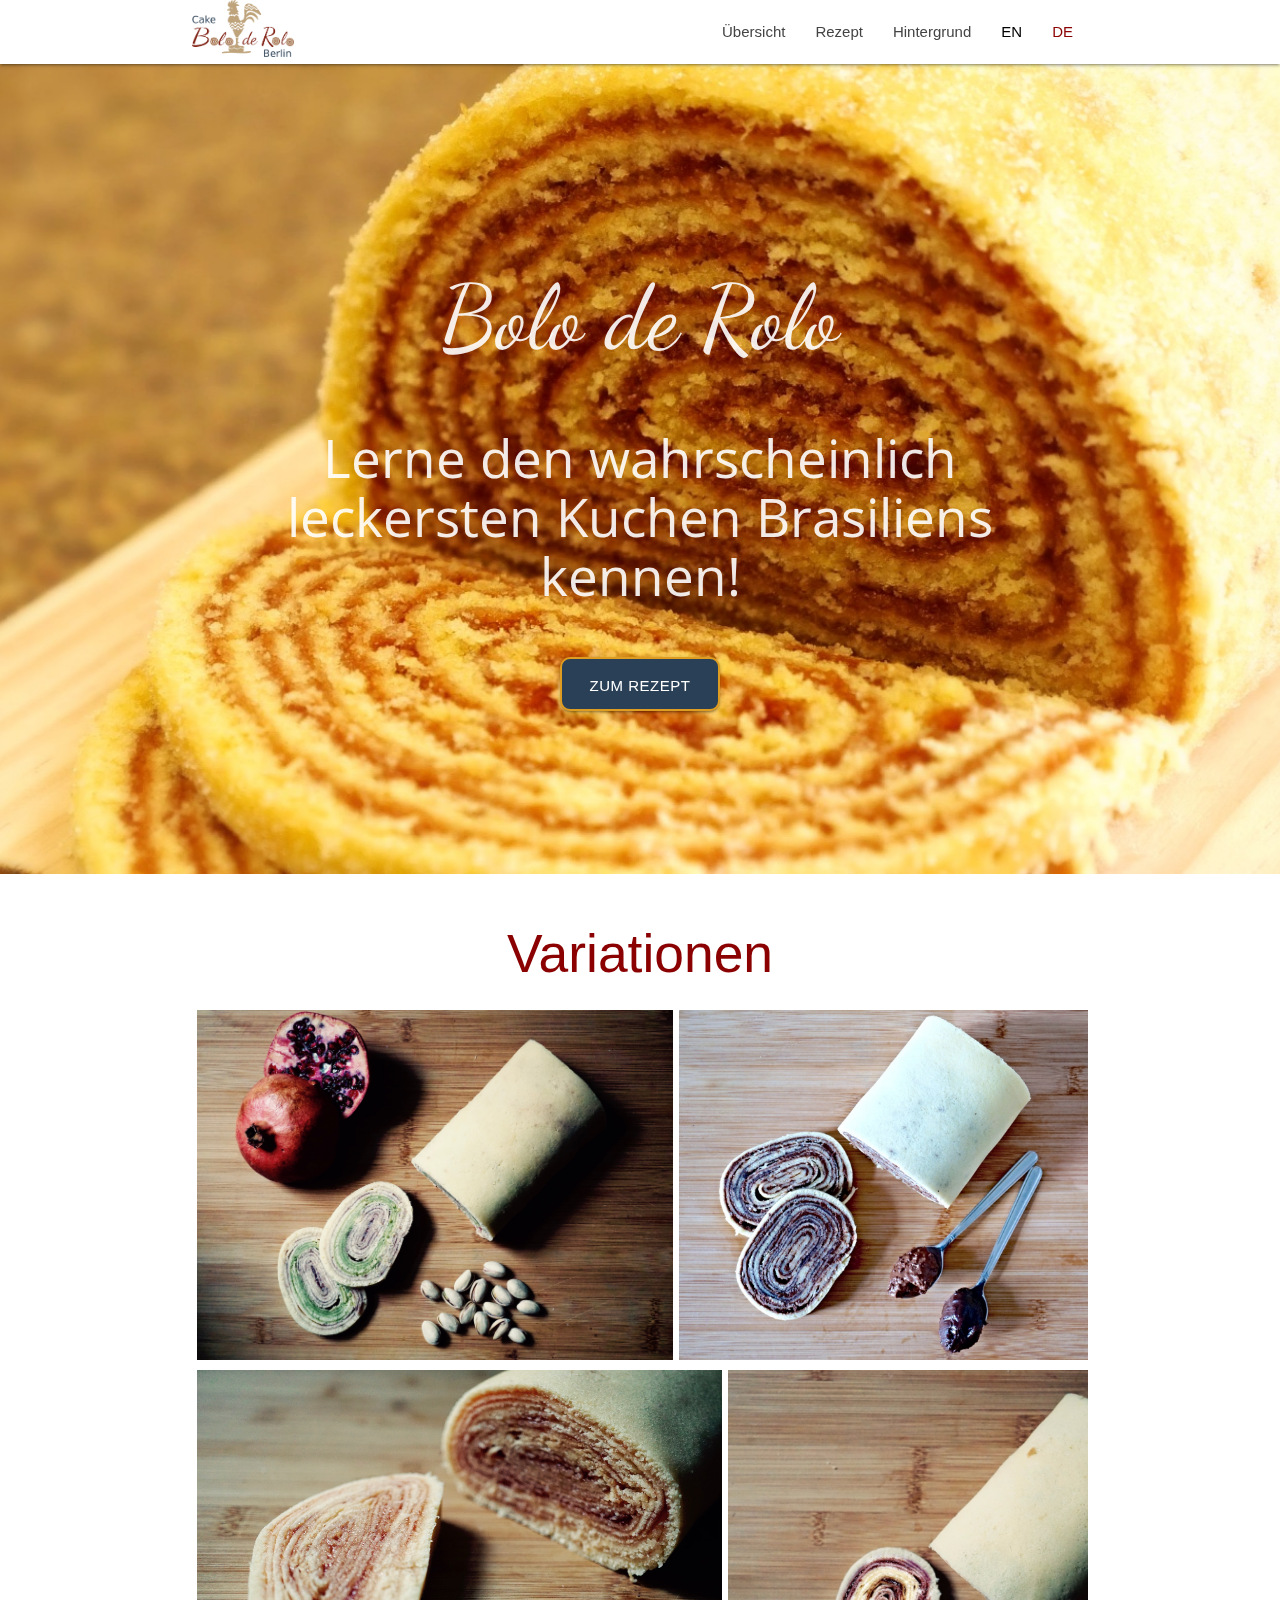
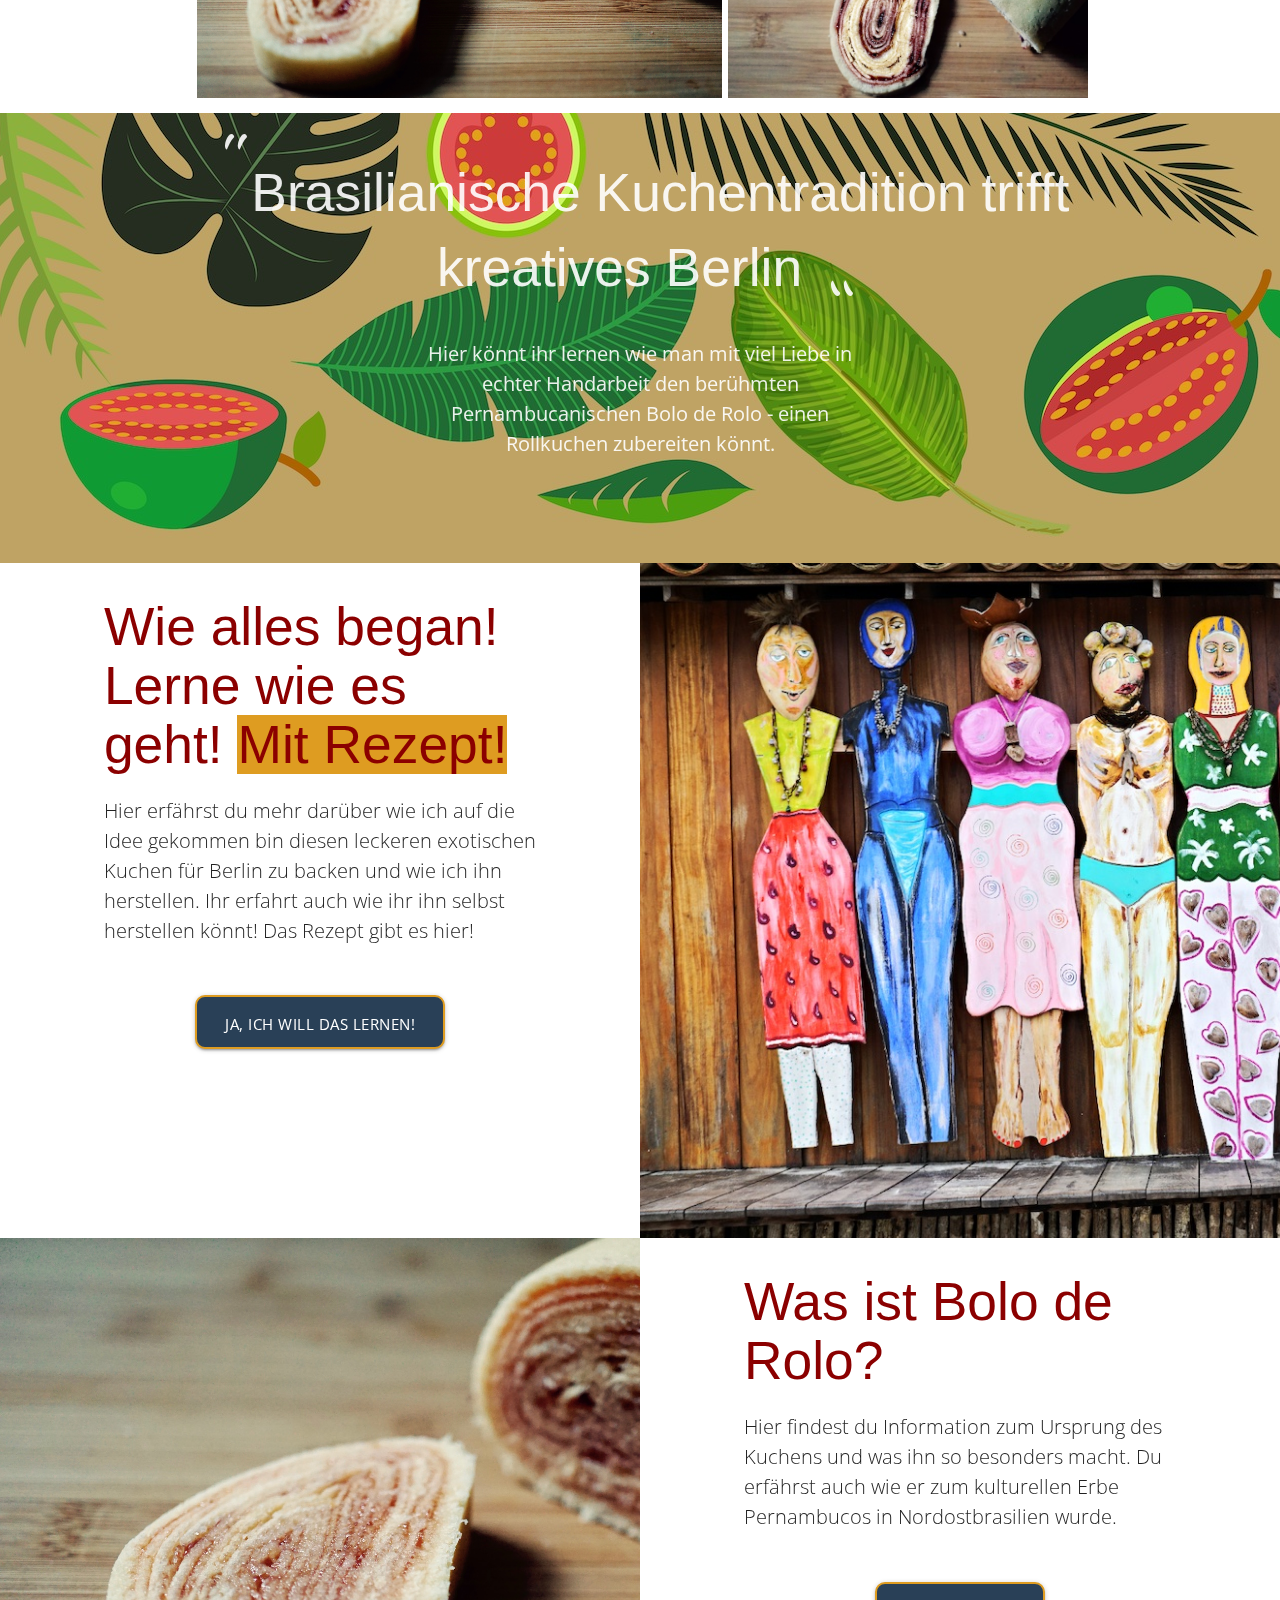
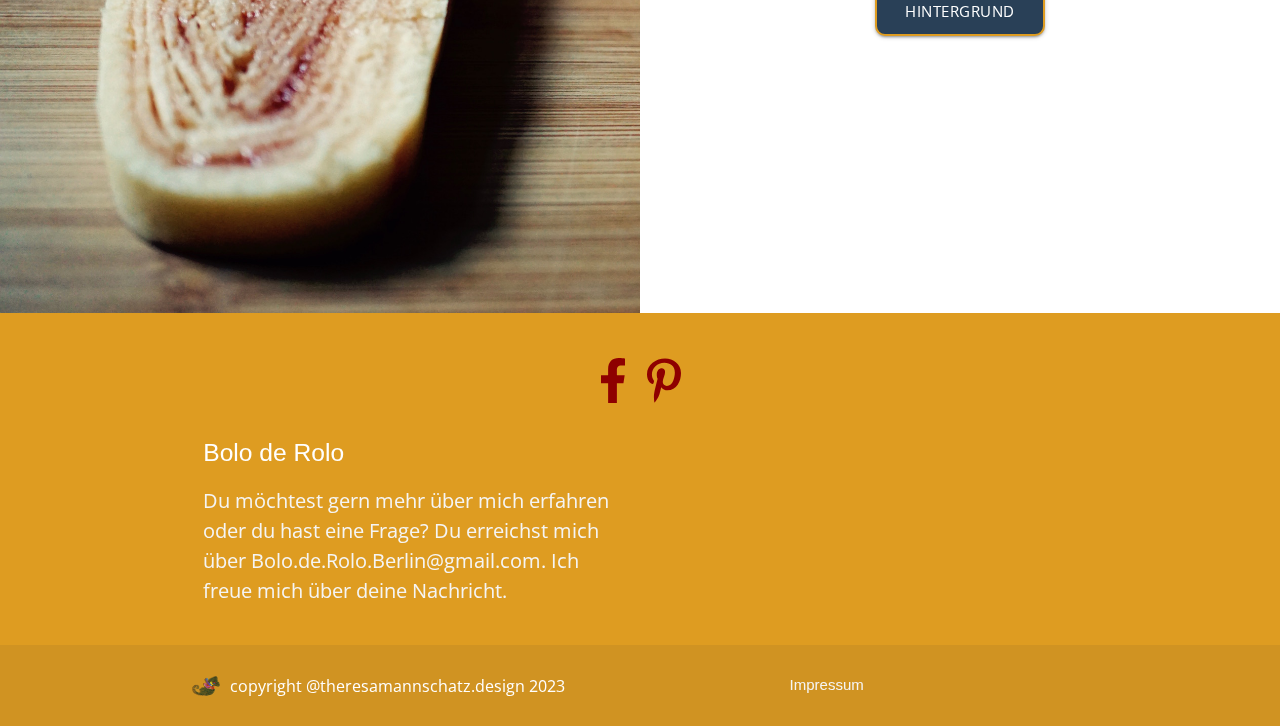
<file: index.html>
<!DOCTYPE html>
<html lang="de">
<head>
  <meta http-equiv="Content-Type" content="text/html; charset=UTF-8"/>
  <meta name="viewport" content="width=device-width, initial-scale=1"/>
  <title lng-tag="page-title">Bolo de Rolo - Brasilianischer Kuchen</title>

  <!-- Favicons -->
  <link rel="apple-touch-icon" sizes="57x57" href="apple-icon-57x57.png">
  <link rel="apple-touch-icon" sizes="60x60" href="apple-icon-60x60.png">
  <link rel="apple-touch-icon" sizes="72x72" href="apple-icon-72x72.png">
  <link rel="apple-touch-icon" sizes="76x76" href="apple-icon-76x76.png">
  <link rel="apple-touch-icon" sizes="114x114" href="apple-icon-114x114.png">
  <link rel="apple-touch-icon" sizes="120x120" href="apple-icon-120x120.png">
  <link rel="apple-touch-icon" sizes="144x144" href="apple-icon-144x144.png">
  <link rel="apple-touch-icon" sizes="152x152" href="apple-icon-152x152.png">
  <link rel="apple-touch-icon" sizes="180x180" href="apple-icon-180x180.png">
  <link rel="icon" type="image/png" sizes="192x192"  href="android-icon-192x192.png">
  <link rel="icon" type="image/png" sizes="32x32" href="favicon-32x32.png">
  <link rel="icon" type="image/png" sizes="96x96" href="favicon-96x96.png">
  <link rel="icon" type="image/png" sizes="16x16" href="favicon-16x16.png">
  <link rel="manifest" href="manifest.json">
  <meta name="msapplication-TileColor" content="#ffffff">
  <meta name="msapplication-TileImage" content="ms-icon-144x144.png">
  <meta name="theme-color" content="#ffffff">

  <!-- Fonts -->
  <link rel="preconnect" href="https://fonts.googleapis.com">
  <link rel="preconnect" href="https://fonts.gstatic.com" crossorigin>
  <link href="https://fonts.googleapis.com/css2?family=Caveat&family=Dancing+Script&family=Open+Sans:wght@300&family=Parisienne&display=swap" rel="stylesheet">

  <!-- CSS  -->
  <link href="https://fonts.googleapis.com/icon?family=Material+Icons" rel="stylesheet">
  <link href="css/materialize.css" type="text/css" rel="stylesheet" media="screen,projection"/>
  <link href="css/style.css" type="text/css" rel="stylesheet" media="screen,projection"/>
  <!-- Google tag (gtag.js) -->
  <script async src="https://www.googletagmanager.com/gtag/js?id=G-RSWEXQM7FS"></script>
  <script>
    window.dataLayer = window.dataLayer || [];
    function gtag(){dataLayer.push(arguments);}
    gtag('js', new Date());

    gtag('config', 'G-RSWEXQM7FS');
  </script>
</head>
<body>
  <!-- set language when entering the page -->
  <body id="page-top" onload="translate('de','lng-tag')">
  <!-- start navigation -->
  <nav class="white" role="navigation">
    <div class="nav-wrapper container">
      <a id="logo-container" href="index.html" class="brand-logo">
        <img src="images/logo.png" alt="bolo de rolo brand logo ">
      </a>
      <ul class="right hide-on-med-and-down">
        <li><a href="index.html" lng-tag="home">Übersicht</a></li>
        <li><a href="recipe/index.html" lng-tag="recipe">Rezept</a></li>
        <li><a href="background/index.html" lng-tag="background">Hintergrund</a></li>
        <!-- todo: style and add to other pages -->
        <li><a href="javascript:void(0)" class="enTranslator">EN</a></li>
        <li><a href="javascript:void(0)" class="deTranslator">DE</a></li>
      </ul>

      <ul id="nav-mobile" class="sidenav">
        <li><a href="index.html" lng-tag="home">Übersicht</a></li>
        <li><a href="recipe/index.html" lng-tag="recipe">Rezept</a></li>
        <li><a href="background/index.html" lng-tag="background">Hintergrund</a></li>
        <!-- todo: style and add to other pages -->
        <li><a href="javascript:void(0)" class="enTranslator">EN</a></li>
        <li><a href="javascript:void(0)" class="deTranslator">DE</a></li>
      </ul>
      <a href="#" data-target="nav-mobile" class="sidenav-trigger"><i class="material-icons">menu</i></a>
    </div>
  </nav>

  <div id="index-banner" class="parallax-container">
    <div class="no-pad-bot" id="hero-image-section">
      <div class="container">
        <div id="hero-text-wrapper">
          <h1 id="hero-title">Bolo de Rolo</h1>
          <h2 id="hero-subtitle" lng-tag="hero-subtitle">Lerne den wahrscheinlich leckersten Kuchen Brasiliens kennen!</h2>
          <a href="recipe/index.html" class="btn-large waves-effect waves-light custom-button" lng-tag="to-recipe-button">Zum Rezept</a>
        </div>
      </div>
    </div>
    <div class="parallax"><img src="images/bolo-hero-image.jpg" alt="bolo de rolo hero background image"></div>
  </div>


  <div class="container">
    <div class="section">
      <!--   Variations Section with image slider   -->
      <h2 class="center section-header" lng-tag="variations">Variationen</h2>
      <div class="image-slider-wrapper">
        <div class="image-row">
          <div class="imagegroup" style="border:2px solid white">
            <img src="images/products/granatapfel-pistazie.jpeg" alt="granatapfel-pistazie cake">
            <img src="images/products/schoko-caramel.jpeg" alt="schoko-caramel cake">
            <img src="images/products/schoko-erdbeer.jpeg" alt="schoko-erdbeer cake">
            <img src="images/products/zitrone-ingwer.jpeg" alt="zitrone-ingwer cake">
            <img src="images/products/goiaba.jpeg" alt="goiaba-bolo">
          </div>
       </div>
       <div class="image-row">
        <div class="imagegroup" style="border:2px solid white">
          <img src="images/products/goiaba.jpeg" alt="goiaba-bolo">
          <img src="images/products/kirsch-mandel.jpeg" alt="kirsch-mandel cake">
          <img src="images/products/maracuja-kokos.jpeg" alt="maracuja-kokos cake">
          <img src="images/products/papaya2.jpeg" alt="papaya cake">
          <img src="images/products/schoko-erdbeer.jpeg" alt="schoko-erdbeer cake">
        </div>
     </div>
      </div>
    </div>
  </div>


  <div class="parallax-container">
    <div class="no-pad-bot">
      <div class="container">
        <div class="row center">
          <h2 class="header col s12 light" lng-tag="sub-section-header"><span class="quotes">"</span> Brasilianische Kuchentradition trifft kreatives Berlin <span class="quotes end-quote">"</span></h2>
          <p class="col m6 s12 offset-m3" lng-tag="sub-section-sub-header"> Hier könnt ihr lernen wie man mit viel Liebe in echter Handarbeit den berühmten Pernambucanischen Bolo de Rolo - einen Rollkuchen zubereiten könnt.</p>
        </div>
      </div>
    </div>
    <div class="parallax" id="#leaves-background"><img src="images/leaves-background-image.jpg" alt="background image with tropical leaves"></div>
  </div>

  <div class="section small-section no-pad-bot no-pad-top">
    <div class="row">
      <div class="col s12 m6">
        <div class="container">
          <h2 class="mdi-content-send section-header" lng-tag="title-how-all-began">Wie alles began! Lerne wie es geht! <span class="text-highlight">Mit Rezept!</span></h1>
          <p class="left-align light" lng-tag="more-about-cake">Hier erfährst du mehr darüber wie ich auf die Idee gekommen bin diesen leckeren exotischen Kuchen für Berlin zu backen und wie ich ihn herstellen. Ihr erfahrt auch wie ihr ihn selbst herstellen könnt! Das Rezept gibt es hier!</h2>
          <p class="center"><a href="recipe/index.html" class="btn-large waves-effect waves-light custom-button" lng-tag="i-want-to-learn">Ich will das lernen!</a></p>
        </div>
      </div>
      <div class="col m6 s12 half-page-images" id="figures-background"></div>
    </div>
  </div>

  <div class="section small-section no-pad-bot no-pad-top">
    <div class="row">
      <div class="col m6 half-page-images desktop-only" id="boloderolo-background"></div>
      <div class="col m6 s12">
        <div class="container">
          <h2 class="mdi-content-send section-header" lng-tag="what-is">Was ist Bolo de Rolo?</span></h1>
          <p class="left-align light" lng-tag="info">Hier findet ihr Information zum Ursprung des Kuchens und was ihn so besonders macht. Ihr erfahrt auch wie er zum kulturellen Erbe Pernambucos in Nordostbrasilien wurde.</h2>
          <p class="center">
            <a href="../background/index.html" class="btn-large waves-effect waves-light custom-button" lng-tag="background-btn">Hintergrund</a>
          </p>
        </div>
      </div>
      <div class="col s12 half-page-images mobile-only" id="boloderolo-background"></div>
    </div>
  </div>

  <footer class="page-footer no-pad-top">
    <!-- Social media -->
    <div class="section no-pad-bot social-media-background">
      <div class="container">
        <div class="row center social-media-icons">
          <a href="https://www.facebook.com/boloderoloberlin/"><img src="images/facebook-f.svg"></a>
          <a href="https://br.pinterest.com/rese_m/bolo-de-rolo-berlin/"><img src="images/pinterest-p.svg"></a>
        </div>
      </div>
    </div>
    <div class="container">
      <div class="row">
        <div class="col l6 s12">
          <h5 class="white-text">Bolo de Rolo</h5>
          <p class="grey-text text-lighten-4" lng-tag="more-info-footer">Du möchtest gern mehr über mich erfahren oder du hast eine Frage? Du erreichst mich über Bolo.de.Rolo.Berlin@gmail.com. Ich freue mich über deine Nachricht.</p>
        </div>
      </div>
    </div>
    <div class="footer-copyright">
      <div class="container">
        <div class="footer-wrapper">
          <a class="copyright-wrapper" href="https://theresamannschatz.design">
            <img class="brand-figure" id="chamaeleon-footer-brand" src="images/chamaeleon.png" alt="chamaleon-symbol-footer">
            <p>copyright @theresamannschatz.design 2023</p>
          </a>
          <a class="grey-text text-lighten-4" href="../imprint/index.html" lng-tag="imprint">Impressum</a>
          <!-- analytics tracker -->
          <!-- Begin Web-Stat code v 7.0 -->
          <div class="stats-wrapper">
            <span id="wts2130360"></span>
            <script>var wts=document.createElement('script');wts.async=true;
            wts.src='https://app.ardalio.com/log7.js';document.head.appendChild(wts);
            wts.onload = function(){ wtslog7(2130360,5); };
            </script><noscript><a href="https://www.web-stat.com">
            <img src="https://app.ardalio.com/7/5/2130360.png"
            alt="Web-Stat web statistics"></a></noscript>
          </div>
          <!-- End Web-Stat code v 7.0 -->
        </div>
      </div>
    </div>
  </footer>


  <!--  Scripts-->
  <!-- jquery -->
  <script src="https://code.jquery.com/jquery-2.1.1.min.js"></script>
  <!-- materialize -->
  <script src="js/materialize.js"></script>
  <script src="js/init.js"></script>
  <!-- translation scripts -->
  <script src="js/translate.js"></script>
  <script src="js/index.js"></script>
  </body>
</html>
</file>
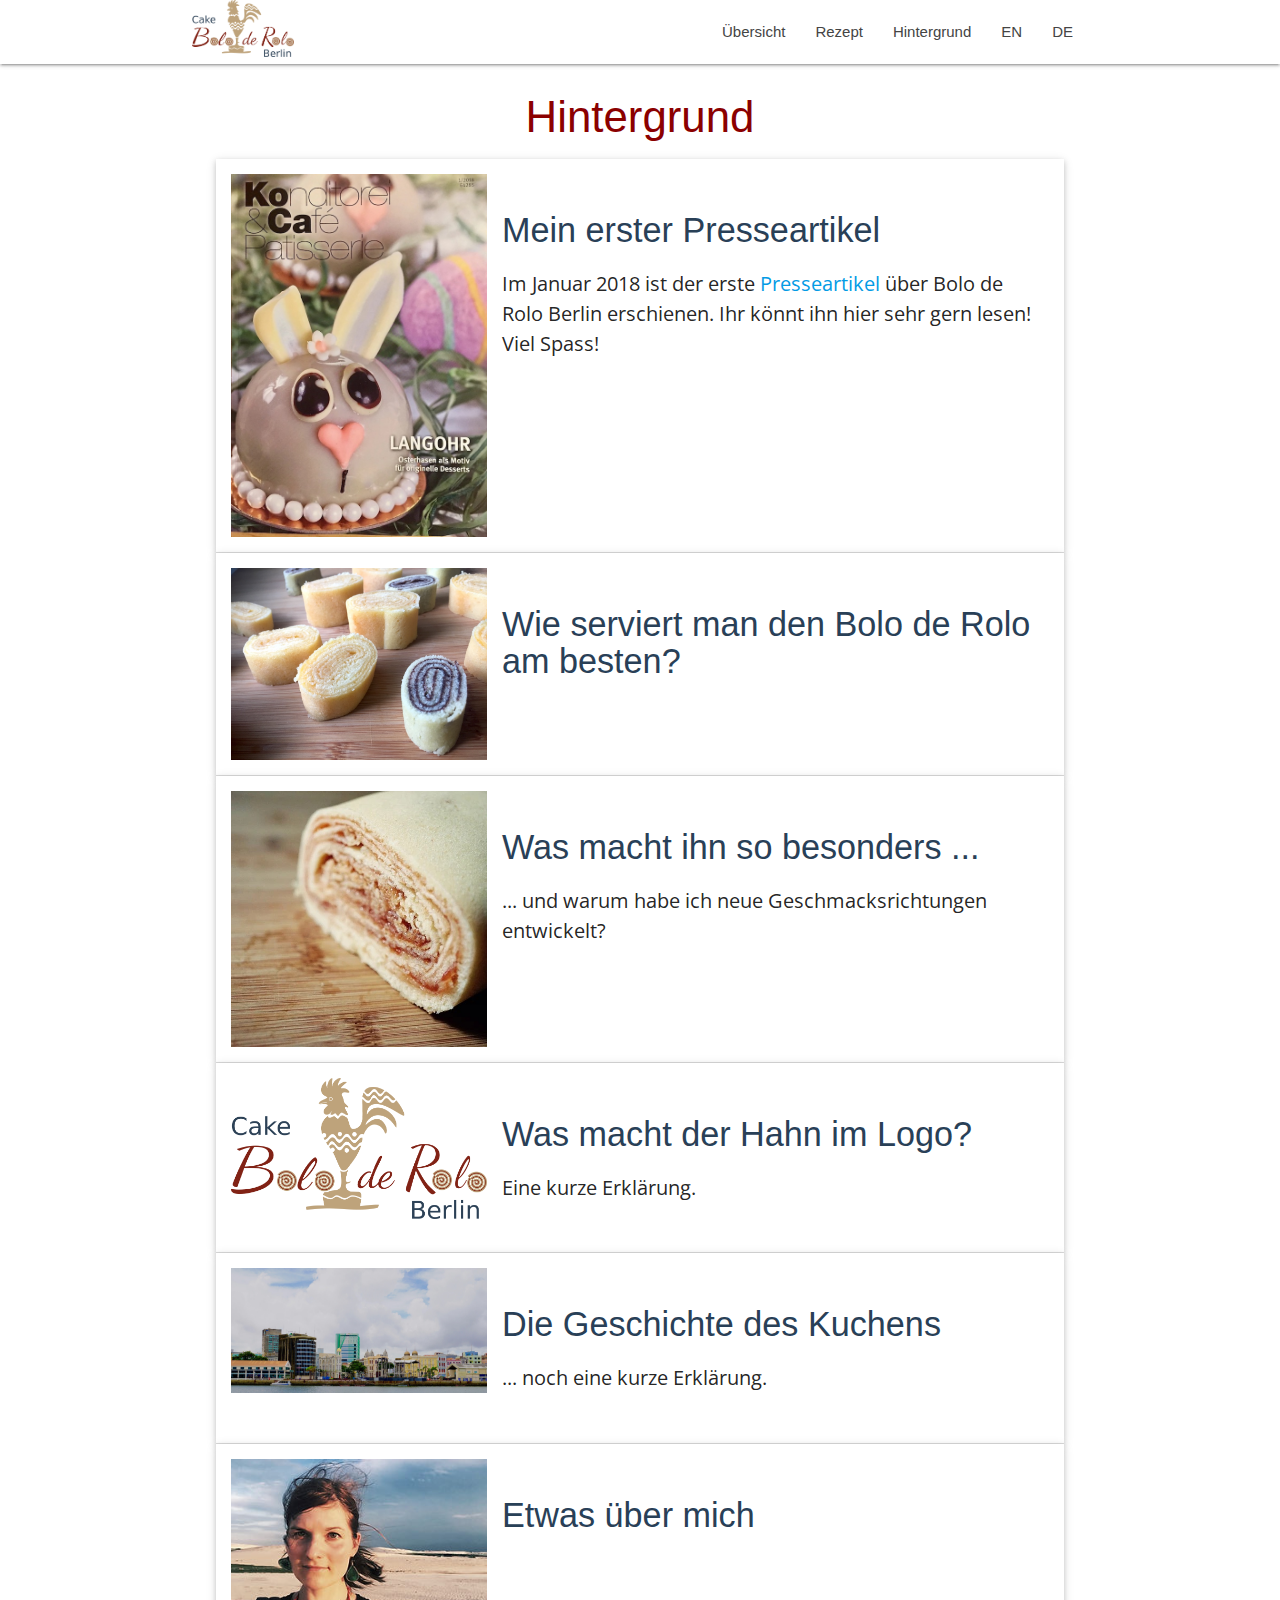
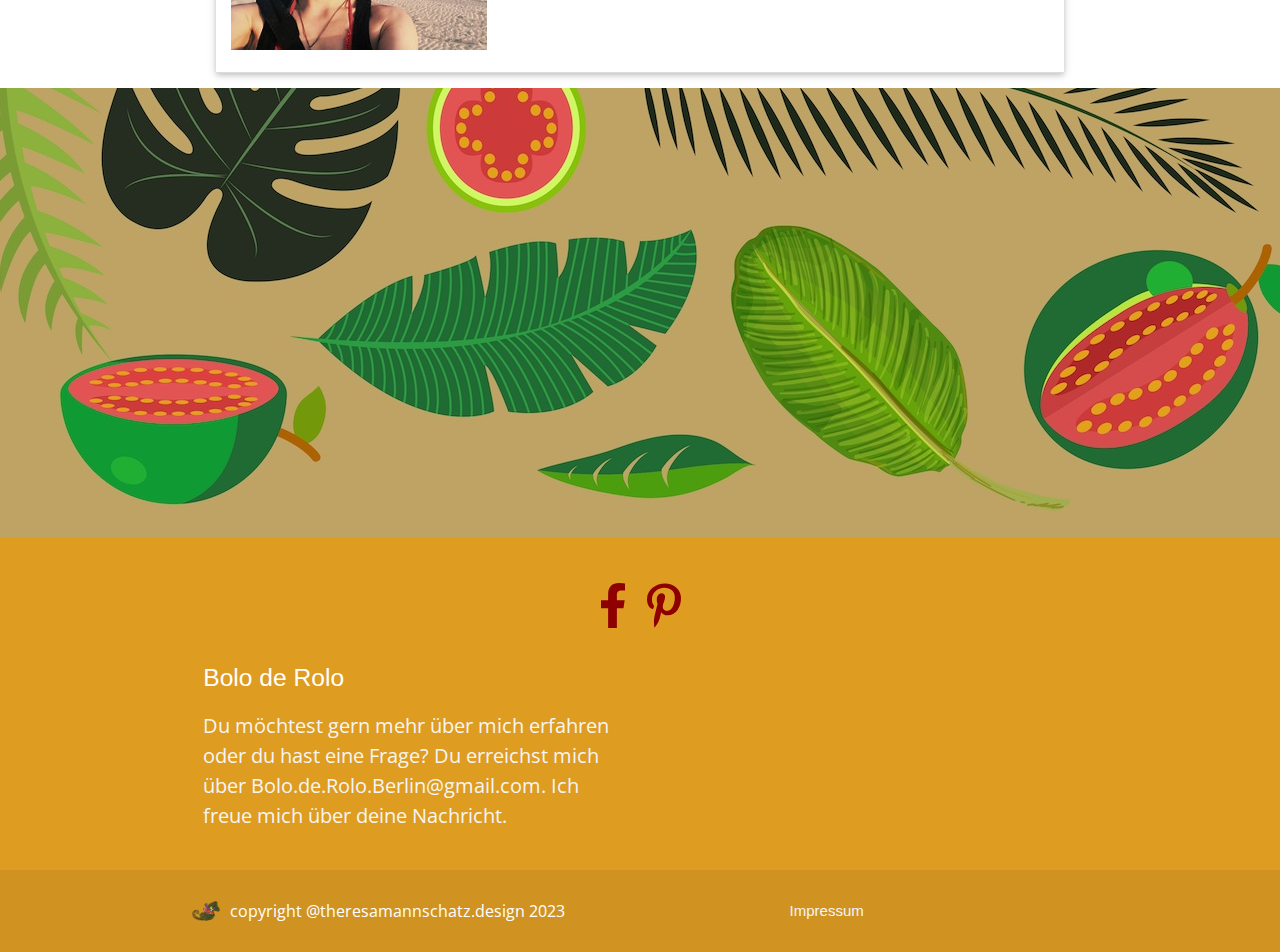
<file: background/index.html>
<!DOCTYPE html>
<html lang="de">
<head>
  <meta http-equiv="Content-Type" content="text/html; charset=UTF-8"/>
  <meta name="viewport" content="width=device-width, initial-scale=1"/>
  <title lng-tag="page-title-background">Bolo de Rolo - Hintergrund</title>

  <!-- Favicons -->
  <link rel="apple-touch-icon" sizes="57x57" href="../apple-icon-57x57.png">
  <link rel="apple-touch-icon" sizes="60x60" href="../apple-icon-60x60.png">
  <link rel="apple-touch-icon" sizes="72x72" href="../apple-icon-72x72.png">
  <link rel="apple-touch-icon" sizes="76x76" href="../apple-icon-76x76.png">
  <link rel="apple-touch-icon" sizes="114x114" href="../apple-icon-114x114.png">
  <link rel="apple-touch-icon" sizes="120x120" href="../apple-icon-120x120.png">
  <link rel="apple-touch-icon" sizes="144x144" href="../apple-icon-144x144.png">
  <link rel="apple-touch-icon" sizes="152x152" href="../apple-icon-152x152.png">
  <link rel="apple-touch-icon" sizes="180x180" href="../apple-icon-180x180.png">
  <link rel="icon" type="image/png" sizes="192x192"  href="../android-icon-192x192.png">
  <link rel="icon" type="image/png" sizes="32x32" href="../favicon-32x32.png">
  <link rel="icon" type="image/png" sizes="96x96" href="../favicon-96x96.png">
  <link rel="icon" type="image/png" sizes="16x16" href="../favicon-16x16.png">
  <link rel="manifest" href="../manifest.json">
  <meta name="msapplication-TileColor" content="#ffffff">
  <meta name="msapplication-TileImage" content="../ms-icon-144x144.png">
  <meta name="theme-color" content="#ffffff">

  <!-- Fonts -->
  <link rel="preconnect" href="https://fonts.googleapis.com">
  <link rel="preconnect" href="https://fonts.gstatic.com" crossorigin>
  <link href="https://fonts.googleapis.com/css2?family=Caveat&family=Dancing+Script&family=Open+Sans:wght@300&family=Parisienne&display=swap" rel="stylesheet">

  <!-- CSS  -->
  <link href="https://fonts.googleapis.com/icon?family=Material+Icons" rel="stylesheet">
  <link href="../css/materialize.css" type="text/css" rel="stylesheet" media="screen,projection"/>
  <link href="../css/style.css" type="text/css" rel="stylesheet" media="screen,projection"/>
</head>
<!-- Google tag (gtag.js) -->
<script async src="https://www.googletagmanager.com/gtag/js?id=G-RSWEXQM7FS"></script>
<script>
  window.dataLayer = window.dataLayer || [];
  function gtag(){dataLayer.push(arguments);}
  gtag('js', new Date());

  gtag('config', 'G-RSWEXQM7FS');
</script>
<body onload="checkCookies()">
  <nav class="white" role="navigation">
    <div class="nav-wrapper container">
      <a id="logo-container" href="../index.html" class="brand-logo">
        <img src="../images/logo.png" alt="bolo de rolo brand logo ">
      </a>
      <ul class="right hide-on-med-and-down">
        <li><a href="../index.html" lng-tag="home">Übersicht</a></li>
        <li><a href="../recipe/index.html" lng-tag="recipe">Rezept</a></li>
        <li><a href="../background/index.html" lng-tag="background">Hintergrund</a></li>
        <!-- translation select -->
        <li><a href="javascript:void(0)" class="enTranslator">EN</a></li>
        <li><a href="javascript:void(0)" class="deTranslator">DE</a></li>
      </ul>

      <ul id="nav-mobile" class="sidenav">
        <li><a href="../index.html" lng-tag="home">Übersicht</a></li>
        <li><a href="../recipe/index.html" lng-tag="recipe">Rezept</a></li>
        <li><a href="../background/index.html" lng-tag="background">Hintergrund</a></li>
        <!-- mobile translation select -->
        <li><a href="javascript:void(0)" class="enTranslator">EN</a></li>
        <li><a href="javascript:void(0)" class="deTranslator">DE</a></li>
      </ul>
      <a href="#" data-target="nav-mobile" class="sidenav-trigger"><i class="material-icons">menu</i></a>
    </div>
  </nav>


  <div id="background-start-section">
    <div class="container center">
      <h3 class="section-header" lng-tag="background">Hintergrund</h3>
      <!-- start blog accordeon -->
      <ul class="collapsible popout">
        <!-- press article blog entry -->
        <li>
          <div class="collapsible-header">
            <div class="blog-image-wrapper">
              <img class="materialboxed" src="../images/background/press_article_front.jpg" alt="press article front page">
            </div>
            <div class="blog-title">
              <h4 lng-tag="article-header1">Mein erster Presseartikel</h4>
              <p lng-tag="article-sub-header1"> Im Januar 2018 ist der erste <a href="http://berlinsbestebaecker.de/geschichtet-gefuellt-und-gerollt/">Presseartikel</a> über Bolo de Rolo Berlin erschienen. Ihr könnt ihn hier sehr gern lesen! Viel Spass! </p>
            </div>
          </div>
          <div class="collapsible-body">
            <p lng-tag="article-content1">Der Artikel ist auch <a href="http://berlinsbestebaecker.de/geschichtet-gefuellt-und-gerollt/">hier</a> verfügbar.</p>
            <div class="blog-main-article-img-wrapper">
              <img class="materialboxed" src="../images/background/press_article_first_page.jpg" alt="press article first page">
              <img class="materialboxed" src="../images/background/press_article_second_page.jpg" alt="press article second page">
            </div>
          </div>
        </li>
        <!-- how to serve blog entry -->
        <li>
          <div class="collapsible-header">
            <div class="blog-image-wrapper">
              <img class="materialboxed" src="../images/background/how-to-eat.jpg" alt="several small cakes">
            </div>
            <div class="blog-title">
              <h4 lng-tag="article-header2">Wie serviert man den Bolo de Rolo am besten?</h4>
              <p></p>
            </div>
          </div>
          <div class="collapsible-body">
            <p lng-tag="article2-content1">Am besten isst man den Kuchen in dünnen Scheiben (ca. jeweils 0.5 cm) geschnitten und isst ihn bei Zimmertemperatur.</p>
            <p lng-tag="article2-content2">Eiscreme, milder Käse und eine Tasse Kaffee passen super dazu.</p>
          </div>
        </li>
        <!-- cake speciality blog entry -->
        <li>
          <div class="collapsible-header">
            <div class="blog-image-wrapper">
              <img class="materialboxed" src="../images/background/blog-traditional-cake.jpg" alt="traditional bolo de rolo">
            </div>
            <div class="blog-title">
              <h4 lng-tag="article-header3">Was macht ihn so besonders ...</h4>
              <p lng-tag="article-sub-header3">... und warum habe ich neue Geschmacksrichtungen entwickelt?</p>
            </div>
          </div>
          <div class="collapsible-body left-align">
            <p lng-tag="article3-content1">In Pernambuco, Brasilien, wird der Kuchen traditionell mit Guave hergestellt. Für viele von uns ist diese Frucht fast unbekannt - vielleicht kennen sie manche dem Namen nach, aber sicherlich ist den wenigsten der Geschmack vertraut.</p>
            <p lng-tag="article3-content2">Eine Auswahl der besonderen Früchte, die manchem eventuell noch nicht so bekannt sind, list ich euch gern einmal auf:</p>
            <div class="blog-main-article-img-wrapper">
              <img class="materialboxed" src="../images/background/different-sabors.jpg" alt="my different flavours for the bolo de rolo">
            </div>
            <ul class="blog-list">
              <li lng-tag="article3-content3"><a href="https://de.wikipedia.org/wiki/Echte_Guave">Guave (Goiaba)</a>, ist eine tropische Frucht, die man hierzulande schwer bis gar nicht frisch bekommt. Sie hat einen sehr charakteristischen Geruch und Geschmack.</li>
              <li lng-tag="article3-content4"><a href="https://de.wikipedia.org/wiki/Papaya">Papaya (Mamão)</a>, ist eine weitere tropische Frucht, die es ab und zu frisch zu kaufen gibt. Es handelt sich um eine sehr schöne grüne Frucht mit orangenem Fruchtfleisch und schwarzen Kernen.</li>
              <li lng-tag="article3-content5"><a href="https://de.wikipedia.org/wiki/Passiflora_edulis">Maracujá (Passionsfrucht)</a>, ist eine kleine gelbe oder lila-farbene tropische Frucht einer Kletterpflanze. Das Fruchtfleisch ist eher flüssig, recht sauer und enthält schwarze Kerne, die man mitessen kann.</li>
              <li lng-tag="article3-content6"><a href="https://de.wikipedia.org/wiki/Sanddorn">Sanddorn</a>, kennt ihr bestimmt. Er kommt in Deutschland vor allem an der Küste vor. Die kleinen orangenen Früchte wachsen an Sträuchern, sind sehr sauer und haben einen sehr spezifischen Geschmack. Es gibt Sandorn als Marmeladen, Fruchtmus, Saft und weiteren Süßigkeiten.</li>
            </ul>
          </div>
        </li>
        <!-- logo description blog entry -->
        <li>
          <div class="collapsible-header">
            <div class="blog-image-wrapper">
              <img class="responsive-img" src="../images/logo.png" alt="traditional bolo de rolo">
            </div>
            <div class="blog-title">
              <h4 lng-tag="article-header4">Was macht der Hahn im Logo?</h4>
              <p lng-tag="article-sub-header4">Eine kurze Erklärung.</p>
            </div>
          </div>
          <div class="collapsible-body left-align">
            <p lng-tag="article4-content1">Wie bin ich eigentlich auf das Logo gekommen?</p>
            <p lng-tag="article4-content2">Zunächst natürlich der Name des Kuchens <span class="text-highlight">Bolo de Rolo</span>.</p>
            <p lng-tag="article4-content3">Der Link zu <span class="text-highlight">Berlin</span> durfte natürlich auch nicht fehlen.</p>
            <p lng-tag="article4-content4"><span class="text-highlight">Cake</span> ist schlussendlich ein Hinweis darauf worum es sich eigentlich handelt.</p>
            <p lng-tag="article4-content5">Abschließend durfte auch ein typisches Symbol der Ursprungsstadt nicht fehlen. Recife ist sehr bekannt für seinen Karneval und dafür steht bereits seit 1978 der <span class="text-highlight">Hahn - Galo da Madrugada</span>.</p>
            <div class="video-container">
              <iframe width="560" height="315" src="https://www.youtube.com/embed/Xc5_NXVdhek" title="YouTube video player" frameborder="0" allow="accelerometer; autoplay; clipboard-write; encrypted-media; gyroscope; picture-in-picture; web-share" allowfullscreen></iframe>
            </div>
          </div>
        </li>
        <!-- history of cake blog entry -->
        <li>
          <div class="collapsible-header">
            <div class="blog-image-wrapper">
              <img class="materialboxed responsive-img" src="../images/background/recife.jpeg" alt="recife city center">
            </div>
            <div class="blog-title">
              <h4 lng-tag="article-header5">Die Geschichte des Kuchens</h4>
              <p lng-tag="article-sub-header5">... noch eine kurze Erklärung.</p>
            </div>
          </div>
          <div class="collapsible-body left-align">
            <p lng-tag="article5-content1">Der Ursprung des Kuchens ist der portugiesische <span class="text-highlight">Colchão de Noiva</span> (port. sinngemäß Brautbett), ein ursprünglich aus dem Ort Taviraan der Algarve stammender Kuchen. Vermutlich kam der Bolo de Rolo bereits im 17. Jahrhundert nach Pernambuco.</p>
            <p lng-tag="article5-content2">Pernambuco mit der <span class="text-highlight">Hauptstadt Recife</span> liegt im Nordosten Brasiliens.</p>
            <p lng-tag="article5-content3">Die Damen der wohlhabenden Geschäftsleute konnten hier jedoch nicht die in Portugal üblichen Marmeladen aus Birnen oder Quitten (port.: Marmelo) verwenden, ebenso waren Zutaten wie Mandeln, Pinienkerne oder Ingwer in Brasilien schwer zu haben. In der Folge ersetzten sie diese mit regionalen Fruchtzubereitungen, neben Cashewnuss und -frucht, Banane oder Ananas wurde vor allem Goiaba (dt.: Guave) verwendet.</p>
            <p lng-tag="article5-content4">Ausserdem rollten sie den Kuchen wobei die einzelnen Schichten immer und immer dünner wurden. Der Kuchen wurde so dann als "obligatorisches" Dessert den Gästen serviert. Der Bekanntheitsgrad des Kuchens nahm stetig zu und wurde auch über die Bundesstaatsgrenzen hinaus in ganz Brasilien bekannt.</p>
            <p lng-tag="article5-content5">So war der <span class="text-highlight">Bolo de Rolo</span> als eine traditionelle Spezialität Pernambucos bereits lange etabliert, bevor mit der Übersiedlung des portugiesischen Königshauses 1808 nach Rio de Janeiro auch der Einfluss französischer Kultur im Land spürbar wurde, und sich auch gastronomisch bemerkbar machte.</p>
            <p lng-tag="article5-content6">So blieb der Kuchen eine Spezialität Pernambucos, die im Wesentlichen bis heute unverändert geblieben ist.</p>
            <p lng-tag="article5-content7">Der Kuchen wurde 2007 als <span class="text-highlight">kulturelles Erbe Pernambucos</span> durch das Parlament des brasilianischen Bundesstaates anerkannt. Der Kuchen wird in sehr dünnen Scheiben gegessen, gerne auch mit einer Tasse Kaffee und einem Stück Käse oder einer Kugel Eis gegessen (Source: Wikipedia, Fundação Joaquim Nabuco).</p>
            <div class="padding-bottom right-align">
              <a href="https://de.wikipedia.org/wiki/Bolo_de_rolo" lng-tag="sources">Quelle des Inhalts</a>
            </div>
            <img class="responsive-img" src="../images/background/history-of-cake.jpg" alt="recife brazil">
          </div>
        </li>
        <!-- about me blog entry -->
        <li>
          <div class="collapsible-header">
            <div class="blog-image-wrapper">
              <img class="responsive-img" src="../images/background/wer-bin-ich.jpeg" alt="recife city center">
            </div>
            <div class="blog-title">
              <h4 lng-tag="article-header6">Etwas über mich</h4>
            </div>
          </div>
          <div class="collapsible-body left-align">
            <p lng-tag="article6-content1">Ich, Theresa, repräsentiere nach langjährigem Kontakt mit Brasilien genauso wie der Bolo de Rolo Berlin die personalisierte Brücke zwischen brasilianischer - eigentlich Pernambucanischer - und deutscher Kultur.</p>
            <p lng-tag="article6-content2">Ich habe mich eigentlich schon immer sehr gern mit dem Kochen und gesunder, nachhaltiger Ernährung beschäftigt (obwohl Kuchen natürlich nicht wirklich gesund ist :) ). Allerdings habe ich eine völlig andere Richtung eingeschlagen und zunächst Geoökologie studiert. Aufgrund eines kleinen Praktikums in <span class="text-highlight">Ouro Preto (Minas Gerais)</span> konnte ich meine ersten Erfahrungen in Brasilien machen.</p>
            <p lng-tag="article6-content3">Diese Erfahrung hat eigentlich mein Leben ziemlich umgekrempelt und sehr stark beeinflusst - da ich mich sofort zuhause gefühlt habe.</p>
            <p lng-tag="article6-content4">So kam es dann, dass ich immer und immer wieder zurück nach Brasilien kam - mal habe ich in <span class="text-highlight">Campinas (São Paulo)</span> studiert, mal eine Forschungsreise durch den Nordosten Brasiliens gemacht (von <span class="text-highlight">Natal nach Salvador nach Palmas</span>) und mal in einem kleinen Forschungsprojekt in <span class="text-highlight">Curitiba</span> mitgewirkt.</p>
            <p lng-tag="article6-content5">Für meine Doktorarbeit bin ich dann noch einmal nach Brasilien zurückgekehrt bis ich mich dann aus privaten Gründen schließlich aus der Forschung zurückgezogen habe.</p>
            <p lng-tag="article6-content6">Zurück in Berlin, wollte ich gerne etwas aus Brasilien hierher holen, was beide Welten miteinander verbinden kann und vielleicht dem einen oder Anderen hier mit etwas Süßem ein Stück-weit glücklicher macht.</p>
            <p lng-tag="article6-content7">In der Brasilienkarte findest du bestimmt auch die Orte, auf die ich mich hier beziehe, wieder.</p>
            <div class="video-container">
              <iframe src="https://www.google.com/maps/embed?pb=!1m18!1m12!1m3!1d126418.55911512884!2d-35.02025082944563!3d-8.042165341692503!2m3!1f0!2f0!3f0!3m2!1i1024!2i768!4f13.1!3m3!1m2!1s0x7ab196f88c446e5%3A0x3c9ef52922447fd4!2sRecife%20-%20PE%2C%20Brasil!5e0!3m2!1spt-BR!2sde!4v1679668526841!5m2!1spt-BR!2sde" width="600" height="450" style="border:0;" allowfullscreen="" loading="lazy" referrerpolicy="no-referrer-when-downgrade"></iframe>
            </div>
          </div>
        </li>
        <!-- end of blog entries -->
      </ul>
    </div>
  </div>

  <div class="parallax-container valign-wrapper section-separator">
    <div class="parallax"><img src="../images/leaves-background-image.jpg" alt="background image with tropical leaves"></div>
  </div>

  <footer class="page-footer no-pad-top">
    <!-- Social media -->
    <div class="section no-pad-bot social-media-background">
      <div class="container">
        <div class="row center social-media-icons">
          <a href="https://www.facebook.com/boloderoloberlin/"><img src="../images/facebook-f.svg"></a>
          <a href="https://br.pinterest.com/rese_m/bolo-de-rolo-berlin/"><img src="../images/pinterest-p.svg"></a>
        </div>
      </div>
    </div>
    <div class="container">
      <div class="row">
        <div class="col l6 s12">
          <h5 class="white-text">Bolo de Rolo</h5>
          <p class="grey-text text-lighten-4" lng-tag="more-info-footer">Du möchtest gern mehr über mich erfahren oder du hast eine Frage? Du erreichst mich über Bolo.de.Rolo.Berlin@gmail.com. Ich freue mich über deine Nachricht.</p>
        </div>
      </div>
    </div>
    <div class="footer-copyright">
      <div class="container">
        <div class="footer-wrapper">
          <a class="copyright-wrapper" href="https://theresamannschatz.design">
            <img class="brand-figure" id="chamaeleon-footer-brand" src="../images/chamaeleon.png" alt="chamaleon-symbol-footer">
            <p>copyright @theresamannschatz.design 2023</p>
          </a>
          <a class="grey-text text-lighten-4" href="../imprint/index.html" lng-tag="imprint">Impressum</a>
          <!-- analytics tracker -->
          <!-- Begin Web-Stat code v 7.0 -->
          <div class="stats-wrapper">
            <span id="wts2130360"></span>
            <script>var wts=document.createElement('script');wts.async=true;
            wts.src='https://app.ardalio.com/log7.js';document.head.appendChild(wts);
            wts.onload = function(){ wtslog7(2130360,5); };
            </script><noscript><a href="https://www.web-stat.com">
            <img src="https://app.ardalio.com/7/5/2130360.png"
            alt="Web-Stat web statistics"></a></noscript>
          </div>
          <!-- End Web-Stat code v 7.0 -->
        </div>
      </div>
    </div>
  </footer>


  <!--  Scripts-->
  <script src="https://code.jquery.com/jquery-2.1.1.min.js"></script>
  <script src="../js/materialize.js"></script>
  <script src="../js/init.js"></script>
  <script>
    $(document).ready(function(){
      $('.collapsible').collapsible();
      $('.materialboxed').materialbox();
    });
  </script>
  <!-- translation scripts -->
  <script src="../js/translate.js"></script>
  <script src="../js/index.js"></script>
  </body>
</html>
</file>
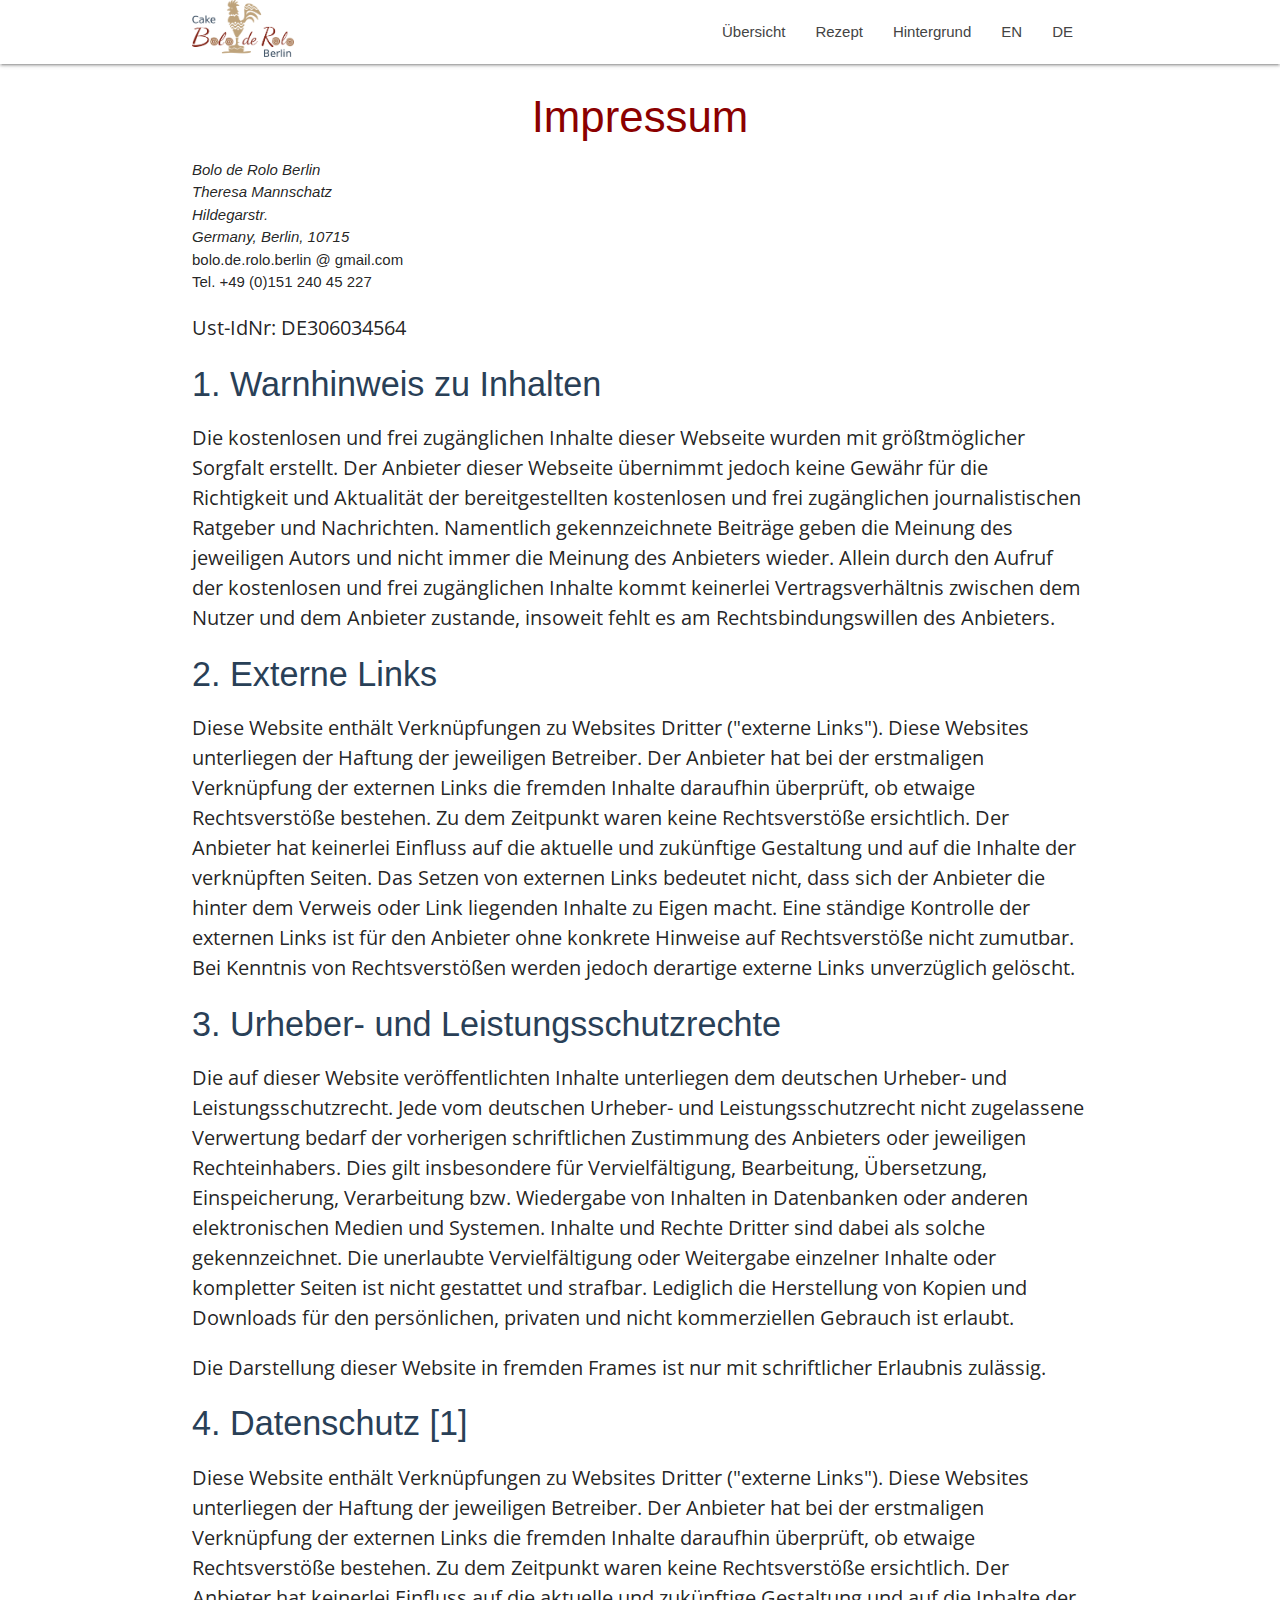
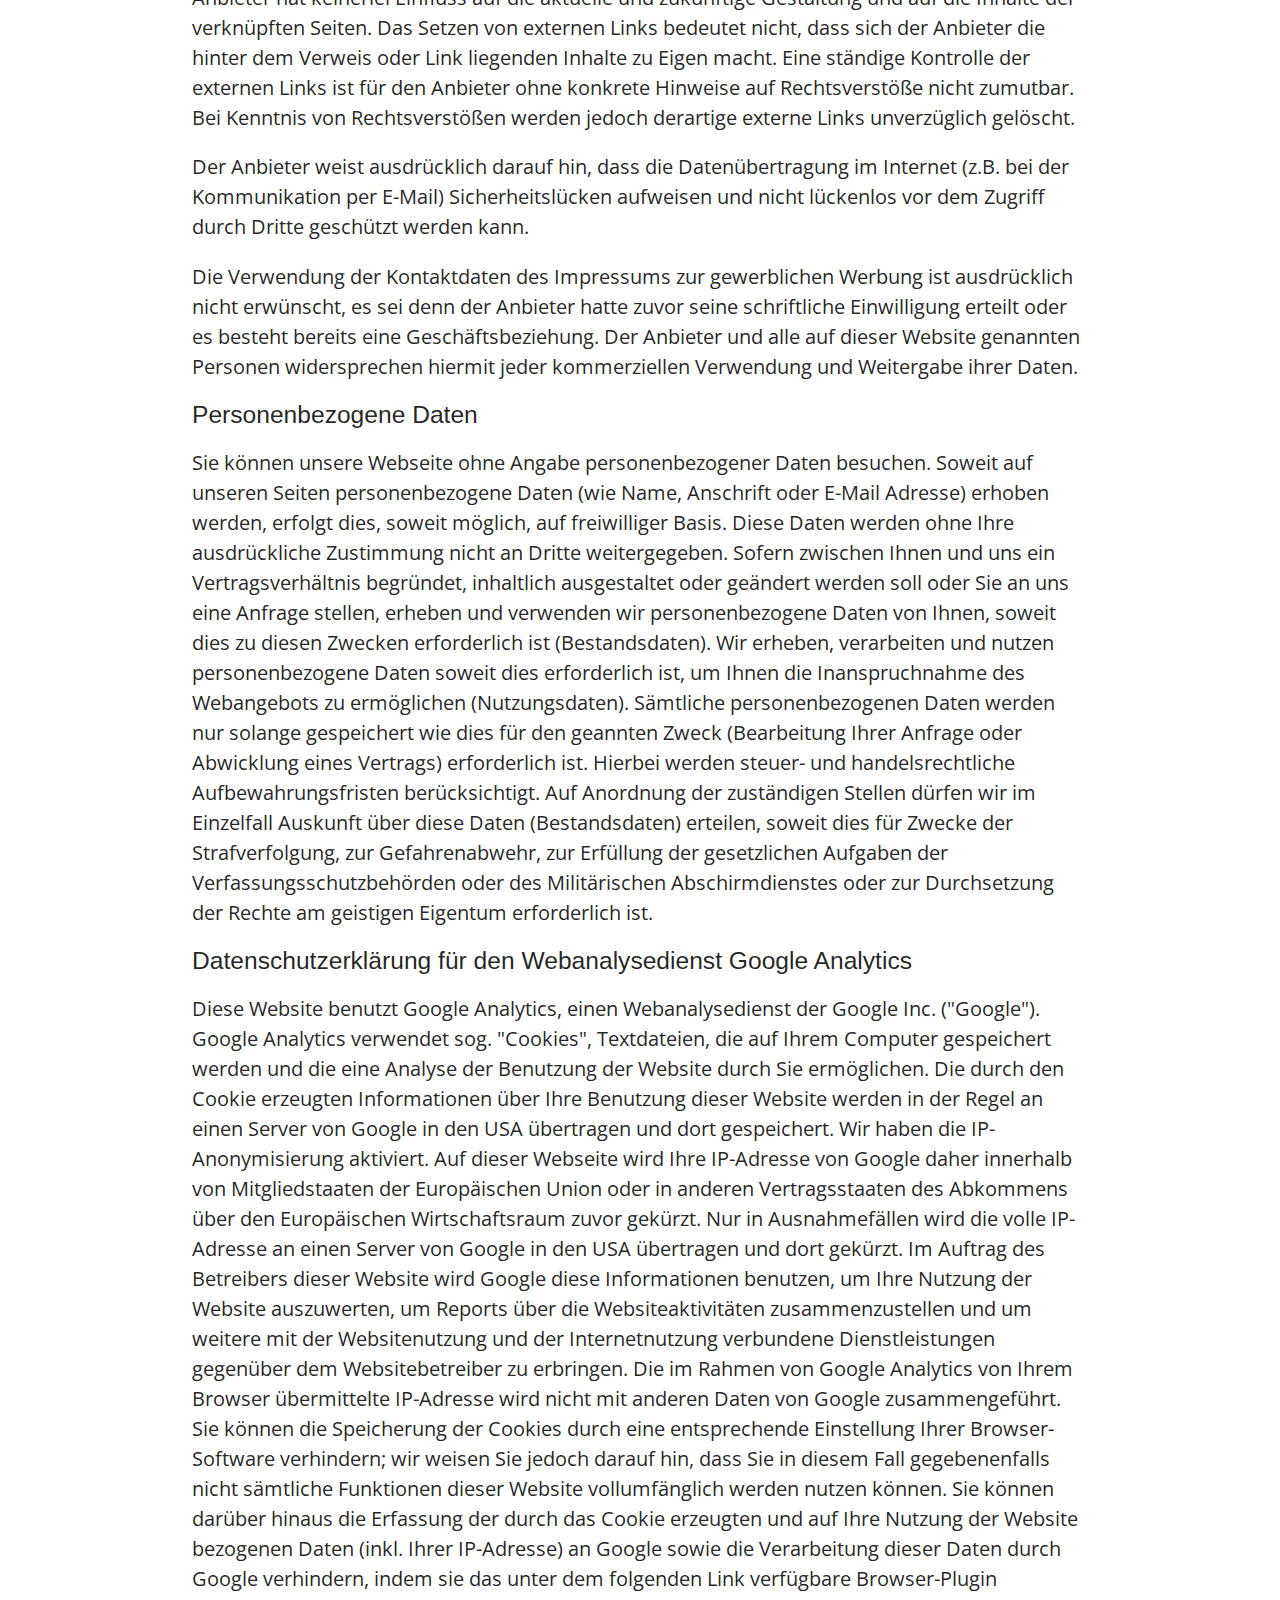
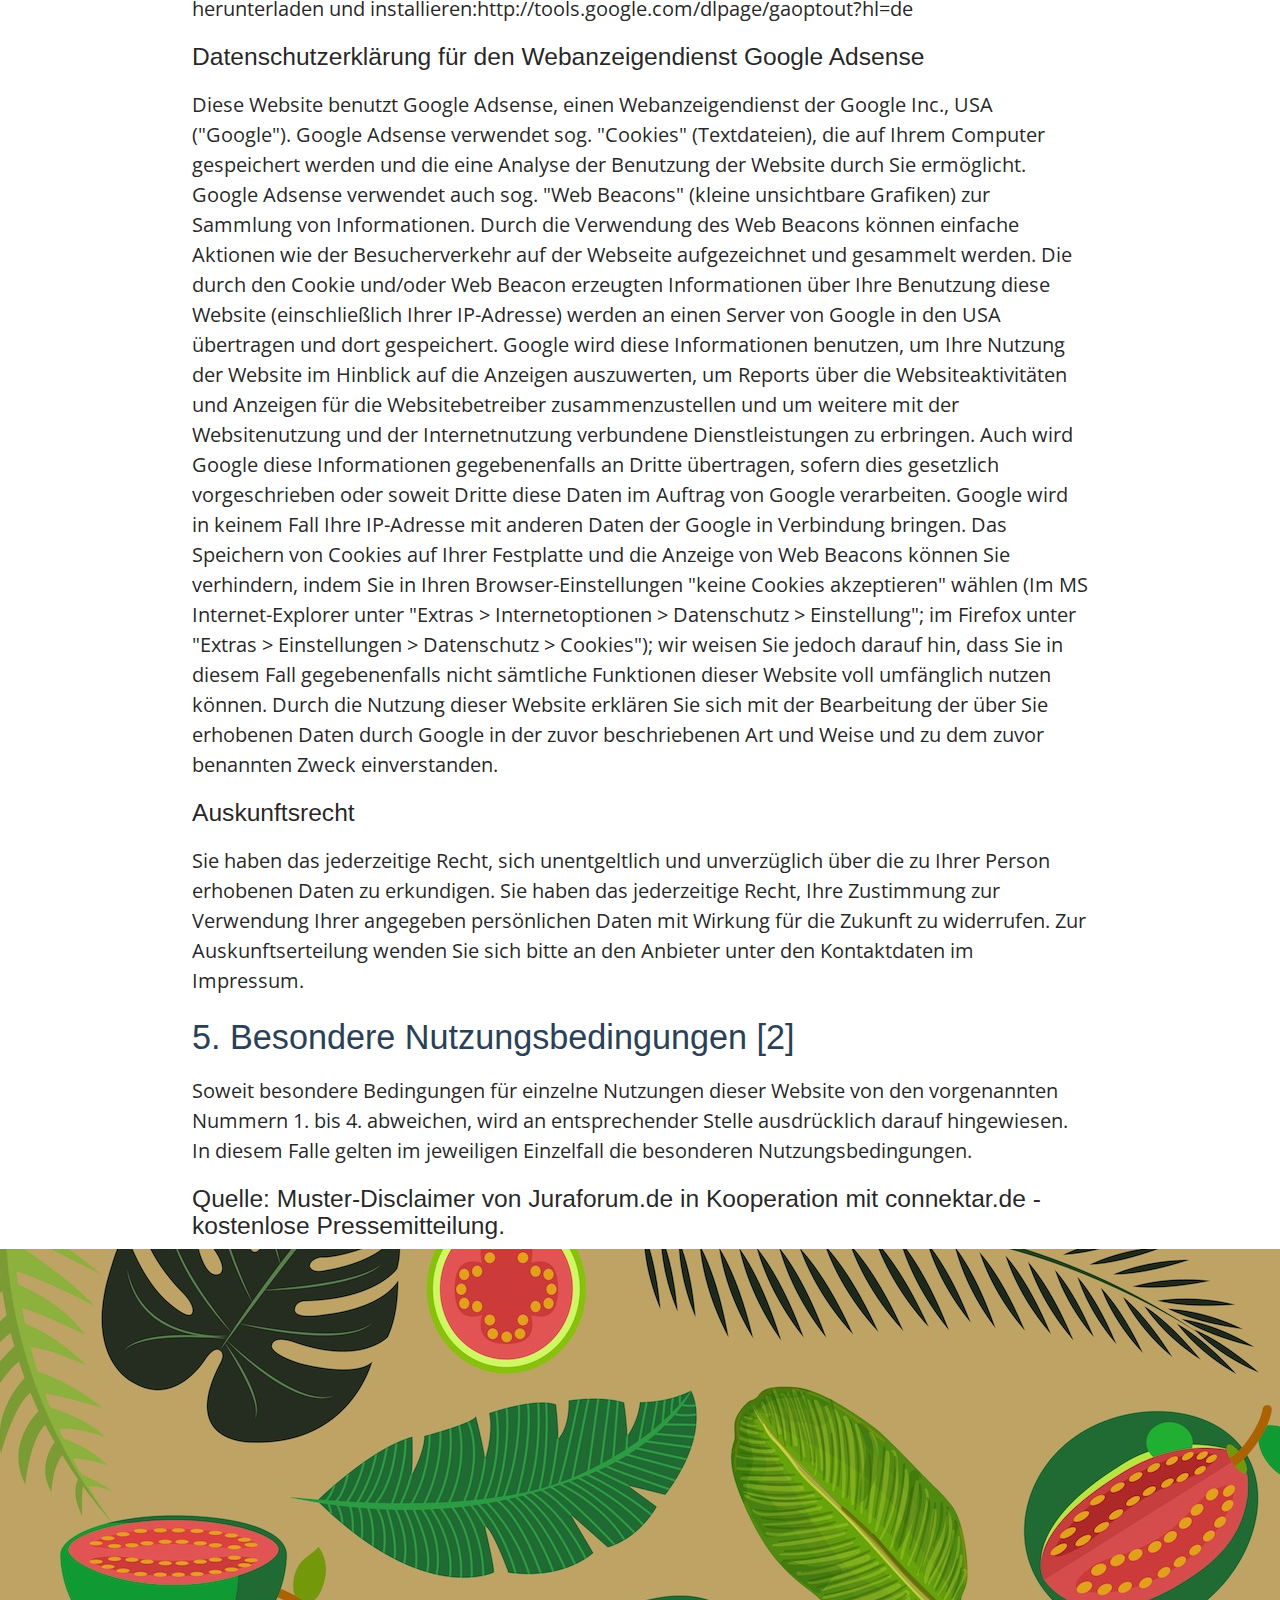
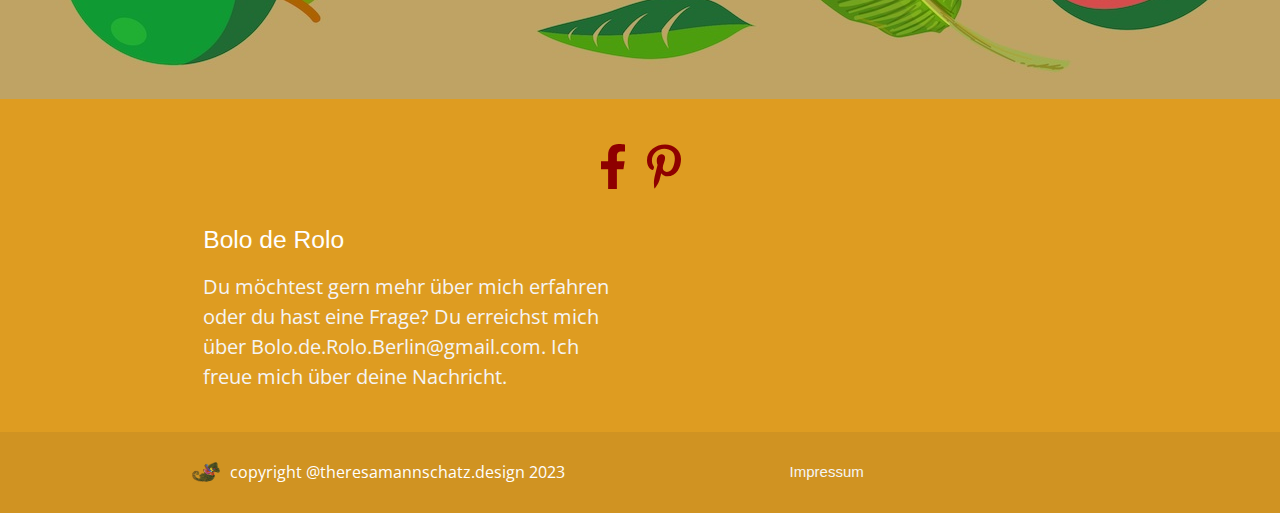
<file: imprint/index.html>
<!DOCTYPE html>
<html lang="de">
<head>
  <meta http-equiv="Content-Type" content="text/html; charset=UTF-8"/>
  <meta name="viewport" content="width=device-width, initial-scale=1"/>
  <title lng-tag="page-title-imprint">Bolo de Rolo - Impressum</title>

  <!-- Favicons -->
  <link rel="apple-touch-icon" sizes="57x57" href="../apple-icon-57x57.png">
  <link rel="apple-touch-icon" sizes="60x60" href="../apple-icon-60x60.png">
  <link rel="apple-touch-icon" sizes="72x72" href="../apple-icon-72x72.png">
  <link rel="apple-touch-icon" sizes="76x76" href="../apple-icon-76x76.png">
  <link rel="apple-touch-icon" sizes="114x114" href="../apple-icon-114x114.png">
  <link rel="apple-touch-icon" sizes="120x120" href="../apple-icon-120x120.png">
  <link rel="apple-touch-icon" sizes="144x144" href="../apple-icon-144x144.png">
  <link rel="apple-touch-icon" sizes="152x152" href="../apple-icon-152x152.png">
  <link rel="apple-touch-icon" sizes="180x180" href="../apple-icon-180x180.png">
  <link rel="icon" type="image/png" sizes="192x192"  href="../android-icon-192x192.png">
  <link rel="icon" type="image/png" sizes="32x32" href="../favicon-32x32.png">
  <link rel="icon" type="image/png" sizes="96x96" href="../favicon-96x96.png">
  <link rel="icon" type="image/png" sizes="16x16" href="../favicon-16x16.png">
  <link rel="manifest" href="../manifest.json">
  <meta name="msapplication-TileColor" content="#ffffff">
  <meta name="msapplication-TileImage" content="../ms-icon-144x144.png">
  <meta name="theme-color" content="#ffffff">

  <!-- Fonts -->
  <link rel="preconnect" href="https://fonts.googleapis.com">
  <link rel="preconnect" href="https://fonts.gstatic.com" crossorigin>
  <link href="https://fonts.googleapis.com/css2?family=Caveat&family=Dancing+Script&family=Open+Sans:wght@300&family=Parisienne&display=swap" rel="stylesheet">

  <!-- CSS  -->
  <link href="https://fonts.googleapis.com/icon?family=Material+Icons" rel="stylesheet">
  <link href="../css/materialize.css" type="text/css" rel="stylesheet" media="screen,projection"/>
  <link href="../css/style.css" type="text/css" rel="stylesheet" media="screen,projection"/>
</head>
<!-- Google tag (gtag.js) -->
<script async src="https://www.googletagmanager.com/gtag/js?id=G-RSWEXQM7FS"></script>
<script>
  window.dataLayer = window.dataLayer || [];
  function gtag(){dataLayer.push(arguments);}
  gtag('js', new Date());

  gtag('config', 'G-RSWEXQM7FS');
</script>
<body onload="checkCookies()">
  <nav class="white" role="navigation">
    <div class="nav-wrapper container">
      <a id="logo-container" href="../index.html" class="brand-logo">
        <img src="../images/logo.png" alt="bolo de rolo brand logo ">
      </a>
      <ul class="right hide-on-med-and-down">
        <li><a href="../index.html" lng-tag="home">Übersicht</a></li>
        <li><a href="../recipe/index.html" lng-tag="recipe">Rezept</a></li>
        <li><a href="../background/index.html" lng-tag="background">Hintergrund</a></li>
        <!-- translation select -->
        <li><a href="javascript:void(0)" class="enTranslator">EN</a></li>
        <li><a href="javascript:void(0)" class="deTranslator">DE</a></li>
      </ul>

      <ul id="nav-mobile" class="sidenav">
        <li><a href="../index.html" lng-tag="home">Übersicht</a></li>
        <li><a href="../recipe/index.html" lng-tag="recipe">Rezept</a></li>
        <li><a href="../background/index.html" lng-tag="background">Hintergrund</a></li>
        <!-- mobile translation select -->
        <li><a href="javascript:void(0)" class="enTranslator">EN</a></li>
        <li><a href="javascript:void(0)" class="deTranslator">DE</a></li>
      </ul>
      <a href="#" data-target="nav-mobile" class="sidenav-trigger"><i class="material-icons">menu</i></a>
    </div>
  </nav>


  <div id="imprint-start-section">
    <div class="container center">
      <h3 class="section-header" lng-tag="imprint">Impressum</h3>
      <div class="left-align">
        <address class="left-align">
          Bolo de Rolo Berlin <br>
          Theresa Mannschatz<br>
          Hildegarstr.<br>
          Germany, Berlin, 10715<br>
        </address>
        <email>bolo.de.rolo.berlin @ gmail.com</email><br>
        <phone>Tel. +49 (0)151 240 45 227</phone><br>
        <p>Ust-IdNr: DE306034564</p>

        <div class="imprint-section">
          <h4 class="section-sub-header">1. Warnhinweis zu Inhalten</h4>
          <p>Die kostenlosen und frei zugänglichen Inhalte dieser Webseite wurden mit größtmöglicher Sorgfalt erstellt. Der Anbieter dieser Webseite übernimmt jedoch keine Gewähr für die Richtigkeit und Aktualität der bereitgestellten kostenlosen und frei zugänglichen journalistischen Ratgeber und Nachrichten. Namentlich gekennzeichnete Beiträge geben die Meinung des jeweiligen Autors und nicht immer die Meinung des Anbieters wieder. Allein durch den Aufruf der kostenlosen und frei zugänglichen Inhalte kommt keinerlei Vertragsverhältnis zwischen dem Nutzer und dem Anbieter zustande, insoweit fehlt es am Rechtsbindungswillen des Anbieters.</p>
        </div>

        <div class="imprint-section">
          <h4 class="section-sub-header">2. Externe Links</h4>
          <p>
            Diese Website enthält Verknüpfungen zu Websites Dritter ("externe Links"). Diese Websites unterliegen der Haftung der jeweiligen Betreiber. Der Anbieter hat bei der erstmaligen Verknüpfung der externen Links die fremden Inhalte daraufhin überprüft, ob etwaige Rechtsverstöße bestehen. Zu dem Zeitpunkt waren keine Rechtsverstöße ersichtlich. Der Anbieter hat keinerlei Einfluss auf die aktuelle und zukünftige Gestaltung und auf die Inhalte der verknüpften Seiten. Das Setzen von externen Links bedeutet nicht, dass sich der Anbieter die hinter dem Verweis oder Link liegenden Inhalte zu Eigen macht. Eine ständige Kontrolle der externen Links ist für den Anbieter ohne konkrete Hinweise auf Rechtsverstöße nicht zumutbar. Bei Kenntnis von Rechtsverstößen werden jedoch derartige externe Links unverzüglich gelöscht.
          </p>
        </div>

        <div class="imprint-section">
          <h4 class="section-sub-header">3. Urheber- und Leistungsschutzrechte</h4>
          <p>
            Die auf dieser Website veröffentlichten Inhalte unterliegen dem deutschen Urheber- und Leistungsschutzrecht. Jede vom deutschen Urheber- und Leistungsschutzrecht nicht zugelassene Verwertung bedarf der vorherigen schriftlichen Zustimmung des Anbieters oder jeweiligen Rechteinhabers. Dies gilt insbesondere für Vervielfältigung, Bearbeitung, Übersetzung, Einspeicherung, Verarbeitung bzw. Wiedergabe von Inhalten in Datenbanken oder anderen elektronischen Medien und Systemen. Inhalte und Rechte Dritter sind dabei als solche gekennzeichnet. Die unerlaubte Vervielfältigung oder Weitergabe einzelner Inhalte oder kompletter Seiten ist nicht gestattet und strafbar. Lediglich die Herstellung von Kopien und Downloads für den persönlichen, privaten und nicht kommerziellen Gebrauch ist erlaubt.
          </p>
          <p>
            Die Darstellung dieser Website in fremden Frames ist nur mit schriftlicher Erlaubnis zulässig.
          </p>
        </div>

        <div class="imprint-section">
          <h4 class="section-sub-header">4. Datenschutz [1]</h4>
          <p>
            Diese Website enthält Verknüpfungen zu Websites Dritter ("externe Links"). Diese Websites unterliegen der Haftung der jeweiligen Betreiber. Der Anbieter hat bei der erstmaligen Verknüpfung der externen Links die fremden Inhalte daraufhin überprüft, ob etwaige Rechtsverstöße bestehen. Zu dem Zeitpunkt waren keine Rechtsverstöße ersichtlich. Der Anbieter hat keinerlei Einfluss auf die aktuelle und zukünftige Gestaltung und auf die Inhalte der verknüpften Seiten. Das Setzen von externen Links bedeutet nicht, dass sich der Anbieter die hinter dem Verweis oder Link liegenden Inhalte zu Eigen macht. Eine ständige Kontrolle der externen Links ist für den Anbieter ohne konkrete Hinweise auf Rechtsverstöße nicht zumutbar. Bei Kenntnis von Rechtsverstößen werden jedoch derartige externe Links unverzüglich gelöscht.
          </p>
          <p>Der Anbieter weist ausdrücklich darauf hin, dass die Datenübertragung im Internet (z.B. bei der Kommunikation per E-Mail) Sicherheitslücken aufweisen und nicht lückenlos vor dem Zugriff durch Dritte geschützt werden kann.</p>
          <p>Die Verwendung der Kontaktdaten des Impressums zur gewerblichen Werbung ist ausdrücklich nicht erwünscht, es sei denn der Anbieter hatte zuvor seine schriftliche Einwilligung erteilt oder es besteht bereits eine Geschäftsbeziehung. Der Anbieter und alle auf dieser Website genannten Personen widersprechen hiermit jeder kommerziellen Verwendung und Weitergabe ihrer Daten.</p>
          <h5>Personenbezogene Daten</h5>
          <p>Sie können unsere Webseite ohne Angabe personenbezogener Daten besuchen. Soweit auf unseren Seiten personenbezogene Daten (wie Name, Anschrift oder E-Mail Adresse) erhoben werden, erfolgt dies, soweit möglich, auf freiwilliger Basis. Diese Daten werden ohne Ihre ausdrückliche Zustimmung nicht an Dritte weitergegeben. Sofern zwischen Ihnen und uns ein Vertragsverhältnis begründet, inhaltlich ausgestaltet oder geändert werden soll oder Sie an uns eine Anfrage stellen, erheben und verwenden wir personenbezogene Daten von Ihnen, soweit dies zu diesen Zwecken erforderlich ist (Bestandsdaten). Wir erheben, verarbeiten und nutzen personenbezogene Daten soweit dies erforderlich ist, um Ihnen die Inanspruchnahme des Webangebots zu ermöglichen (Nutzungsdaten). Sämtliche personenbezogenen Daten werden nur solange gespeichert wie dies für den geannten Zweck (Bearbeitung Ihrer Anfrage oder Abwicklung eines Vertrags) erforderlich ist. Hierbei werden steuer- und handelsrechtliche Aufbewahrungsfristen berücksichtigt. Auf Anordnung der zuständigen Stellen dürfen wir im Einzelfall Auskunft über diese Daten (Bestandsdaten) erteilen, soweit dies für Zwecke der Strafverfolgung, zur Gefahrenabwehr, zur Erfüllung der gesetzlichen Aufgaben der Verfassungsschutzbehörden oder des Militärischen Abschirmdienstes oder zur Durchsetzung der Rechte am geistigen Eigentum erforderlich ist.</p>

          <h5>Datenschutzerklärung für den Webanalysedienst Google Analytics</h5>
          <p>Diese Website benutzt Google Analytics, einen Webanalysedienst der Google Inc. ("Google"). Google Analytics verwendet sog. "Cookies", Textdateien, die auf Ihrem Computer gespeichert werden und die eine Analyse der Benutzung der Website durch Sie ermöglichen. Die durch den Cookie erzeugten Informationen über Ihre Benutzung dieser Website werden in der Regel an einen Server von Google in den USA übertragen und dort gespeichert. Wir haben die IP-Anonymisierung aktiviert. Auf dieser Webseite wird Ihre IP-Adresse von Google daher innerhalb von Mitgliedstaaten der Europäischen Union oder in anderen Vertragsstaaten des Abkommens über den Europäischen Wirtschaftsraum zuvor gekürzt. Nur in Ausnahmefällen wird die volle IP-Adresse an einen Server von Google in den USA übertragen und dort gekürzt. Im Auftrag des Betreibers dieser Website wird Google diese Informationen benutzen, um Ihre Nutzung der Website auszuwerten, um Reports über die Websiteaktivitäten zusammenzustellen und um weitere mit der Websitenutzung und der Internetnutzung verbundene Dienstleistungen gegenüber dem Websitebetreiber zu erbringen. Die im Rahmen von Google Analytics von Ihrem Browser übermittelte IP-Adresse wird nicht mit anderen Daten von Google zusammengeführt. Sie können die Speicherung der Cookies durch eine entsprechende Einstellung Ihrer Browser-Software verhindern; wir weisen Sie jedoch darauf hin, dass Sie in diesem Fall gegebenenfalls nicht sämtliche Funktionen dieser Website vollumfänglich werden nutzen können. Sie können darüber hinaus die Erfassung der durch das Cookie erzeugten und auf Ihre Nutzung der Website bezogenen Daten (inkl. Ihrer IP-Adresse) an Google sowie die Verarbeitung dieser Daten durch Google verhindern, indem sie das unter dem folgenden Link verfügbare Browser-Plugin herunterladen und installieren:http://tools.google.com/dlpage/gaoptout?hl=de</p>

          <h5>Datenschutzerklärung für den Webanzeigendienst Google Adsense</h5>
          <p>Diese Website benutzt Google Adsense, einen Webanzeigendienst der Google Inc., USA ("Google"). Google Adsense verwendet sog. "Cookies" (Textdateien), die auf Ihrem Computer gespeichert werden und die eine Analyse der Benutzung der Website durch Sie ermöglicht. Google Adsense verwendet auch sog. "Web Beacons" (kleine unsichtbare Grafiken) zur Sammlung von Informationen. Durch die Verwendung des Web Beacons können einfache Aktionen wie der Besucherverkehr auf der Webseite aufgezeichnet und gesammelt werden. Die durch den Cookie und/oder Web Beacon erzeugten Informationen über Ihre Benutzung diese Website (einschließlich Ihrer IP-Adresse) werden an einen Server von Google in den USA übertragen und dort gespeichert. Google wird diese Informationen benutzen, um Ihre Nutzung der Website im Hinblick auf die Anzeigen auszuwerten, um Reports über die Websiteaktivitäten und Anzeigen für die Websitebetreiber zusammenzustellen und um weitere mit der Websitenutzung und der Internetnutzung verbundene Dienstleistungen zu erbringen. Auch wird Google diese Informationen gegebenenfalls an Dritte übertragen, sofern dies gesetzlich vorgeschrieben oder soweit Dritte diese Daten im Auftrag von Google verarbeiten. Google wird in keinem Fall Ihre IP-Adresse mit anderen Daten der Google in Verbindung bringen. Das Speichern von Cookies auf Ihrer Festplatte und die Anzeige von Web Beacons können Sie verhindern, indem Sie in Ihren Browser-Einstellungen "keine Cookies akzeptieren" wählen (Im MS Internet-Explorer unter "Extras > Internetoptionen > Datenschutz > Einstellung"; im Firefox unter "Extras > Einstellungen > Datenschutz > Cookies"); wir weisen Sie jedoch darauf hin, dass Sie in diesem Fall gegebenenfalls nicht sämtliche Funktionen dieser Website voll umfänglich nutzen können. Durch die Nutzung dieser Website erklären Sie sich mit der Bearbeitung der über Sie erhobenen Daten durch Google in der zuvor beschriebenen Art und Weise und zu dem zuvor benannten Zweck einverstanden.</p>

          <h5>Auskunftsrecht</h5>
          <p>Sie haben das jederzeitige Recht, sich unentgeltlich und unverzüglich über die zu Ihrer Person erhobenen Daten zu erkundigen. Sie haben das jederzeitige Recht, Ihre Zustimmung zur Verwendung Ihrer angegeben persönlichen Daten mit Wirkung für die Zukunft zu widerrufen. Zur Auskunftserteilung wenden Sie sich bitte an den Anbieter unter den Kontaktdaten im Impressum.</p>
        </div>


        <div class="imprint-section">
          <h4 class="section-sub-header">5. Besondere Nutzungsbedingungen [2]</h4>
          <p>Soweit besondere Bedingungen für einzelne Nutzungen dieser Website von den vorgenannten Nummern 1. bis 4. abweichen, wird an entsprechender Stelle ausdrücklich darauf hingewiesen. In diesem Falle gelten im jeweiligen Einzelfall die besonderen Nutzungsbedingungen.</p>
        </div>

        <h5>Quelle: Muster-Disclaimer von Juraforum.de in Kooperation mit connektar.de - kostenlose Pressemitteilung.</h5>
      </div>
    </div>
  </div>

  <div class="parallax-container valign-wrapper section-separator">
    <div class="parallax"><img src="../images/leaves-background-image.jpg" alt="background image with tropical leaves"></div>
  </div>

  <footer class="page-footer no-pad-top">
    <!-- Social media -->
    <div class="section no-pad-bot social-media-background">
      <div class="container">
        <div class="row center social-media-icons">
          <a href="https://www.facebook.com/boloderoloberlin/"><img src="../images/facebook-f.svg"></a>
          <a href="https://br.pinterest.com/rese_m/bolo-de-rolo-berlin/"><img src="../images/pinterest-p.svg"></a>
        </div>
      </div>
    </div>
    <div class="container">
      <div class="row">
        <div class="col l6 s12">
          <h5 class="white-text">Bolo de Rolo</h5>
          <p class="grey-text text-lighten-4" lng-tag="more-info-footer">Du möchtest gern mehr über mich erfahren oder du hast eine Frage? Du erreichst mich über Bolo.de.Rolo.Berlin@gmail.com. Ich freue mich über deine Nachricht.</p>
        </div>
      </div>
    </div>
    <div class="footer-copyright">
      <div class="container">
        <div class="footer-wrapper">
          <a class="copyright-wrapper" href="https://theresamannschatz.design">
            <img class="brand-figure" id="chamaeleon-footer-brand" src="../images/chamaeleon.png" alt="chamaleon-symbol-footer">
            <p>copyright @theresamannschatz.design 2023</p>
          </a>
          <a class="grey-text text-lighten-4" href="../imprint/index.html" lng-tag="imprint">Impressum</a>
          <!-- analytics tracker -->
          <!-- Begin Web-Stat code v 7.0 -->
          <div class="stats-wrapper">
            <span id="wts2130360"></span>
            <script>var wts=document.createElement('script');wts.async=true;
            wts.src='https://app.ardalio.com/log7.js';document.head.appendChild(wts);
            wts.onload = function(){ wtslog7(2130360,5); };
            </script><noscript><a href="https://www.web-stat.com">
            <img src="https://app.ardalio.com/7/5/2130360.png"
            alt="Web-Stat web statistics"></a></noscript>
          </div>
          <!-- End Web-Stat code v 7.0 -->
        </div>
      </div>
    </div>
  </footer>


  <!--  Scripts-->
  <script src="https://code.jquery.com/jquery-2.1.1.min.js"></script>
  <script src="../js/materialize.js"></script>
  <script src="../js/init.js"></script>
  <!-- translation scripts -->
  <script src="../js/translate.js"></script>
  <script src="../js/index.js"></script>
  </body>
</html>
</file>
<file: css/style.css>
/* Custom Stylesheet */
/**
 * Use this file to override Materialize files so you can update
 * the core Materialize files in the future
 *
 * Made By MaterializeCSS.com
 */

nav ul a,
nav .brand-logo {
  color: #444;
  width: 100%;
}

#enTranslator, #deTranslator {
  color: #DE9C21;
  padding: 0 5px;
}
#logo-container {
  width: 8vw;
  height: auto;
}

#logo-container img {
  width: 100%;
}

h3, h4 {
  color: #294057;
}

p {
  line-height: 2rem;
  font-family: 'Open Sans', sans-serif;
  font-size: 1.3em;
}

.small-text {
  font-size: 1em;
}

.card-content {
  color: black;
}

#hero-subtitle {
  font-family: 'Open Sans', sans-serif;
  text-align: center;
}

#hero-title {
  font-family: 'Dancing Script', cursive;
  font-size: 6rem;
}

.handwriting {
  font-family: 'Dancing Script', cursive;
}

#hero-image-section {
  display: flex;
  align-items: center;
  justify-content: center;
  height: 90vh;
}

#hero-text-wrapper {
  display: flex;
  align-items: center;
  justify-content: center;
  flex-direction: column;
}

.section-header {
  color: #8B0000;
}

.text-highlight {
  background-color: #DE9C21;
}

.small-section {
  height: 75vh;
  overflow: hidden;
}

.quotes {
  font-family: 'Dancing Script', cursive;
  font-size: 2em;
}
.end-quote {
  transform: scale(1, -1);
  -moz-transform: scale(1, -1);
  -webkit-transform: scale(1, -1);
  -o-transform: scale(1, -1);
  -ms-transform: scale(1, -1);
  transform: scale(1, -1);
  display: inline-block;
  }


.custom-button {
  background-color: #294057;
  border-radius: 10px;
  border: 2px #DE9C21 solid;
  margin-top: 2em;
}

.custom-button:hover {
  background-color: #DE9C21;
}

.sidenav-trigger {
  color: #26a69a;
}

.parallax-container {
  min-height: 50vh;
  line-height: 0;
  height: auto;
  color: rgba(255,255,255,.9);
}
.parallax-container .section {
  width: 100%;
}

#leaves-background img {
  min-width: 100%;
}

.half-page-images {
  background-repeat: no-repeat;
  background-size: cover;
  height: 75vh; /* You must set a specified height */
  color: #8B0000
}

#figures-background {
  background-image: url(../images/figures-background-image.jpg);
}

#boloderolo-background {
  background-image: url(../images/products/goiaba.jpeg);
}

.social-media-background {
  background-color: #DE9C21;
  height: 10vh;
}

.social-media-icons {
  display: flex;
  align-items: center;
  justify-content: center;
  flex-direction: row;
}

.social-media-icons img {
  height: 5vh;
  margin: 10px;
  filter: invert(12%) sepia(54%) saturate(4887%) hue-rotate(353deg) brightness(94%) contrast(120%);
}

.page-footer {
  background-color: #DE9C21;
}

.footer-wrapper {
  width: 100%;
  display: flex;
  flex-direction: row;
  align-items: center;
  justify-content: space-between;
}

.copyright-wrapper {
  display: flex;
  flex-direction: row;
  align-items: center;
  justify-content: center;
  font-size: 0.8em;
  color: white;
}

.copyright-wrapper img {
  width: 3vw;
  padding-right: 10px;
}

/* image slider */
.image-slider-wrapper {
  max-width: 100vw;
  width: 100%;
  height: 77vh;
  margin-left: auto;
  margin-right: auto;
  overflow: hidden;
 }

.image-row {
  width: 100%;
  height: 40vh;
  display: flex;
  overflow: hidden;
 }

.imagegroup {
  display: flex;
  width: 100%;
 }
.imagegroup img{
 flex-shrink: 0;
 object-fit: cover;
 border: 3px solid white;
}
.imagegroup {
  animation: travel 20s ease-in-out infinite;
 }
@keyframes travel {
  0%, 100% {
     transform: translate3d(0,0,0);
   }
  50% {
     transform: translate3d(-100%,0,0);
   }
}

/* show hide image based on view size */
.mobile-only {
  display: none;
}
.desktop-only {
  display: block;
}

/******* RECIPE PAGE ***********/
#recipe-start-section {
  background-color: lightgray;
  z-index: -1;
}

#recipe-start-section .container {
  display: flex;
  align-items: flex-start;
  justify-content: flex-start;
  flex-direction: column;
  padding: 10vh 0;
}

.image-wrapper {
  width: 50vw;
}

.image-wrapper img {
  width: 100%;
  height: auto;
}

#first-row {
  width: 100%;
  display: flex;
  align-items: flex-start;
  justify-content: space-between;
  flex-direction: row;
  z-index: 0;
}

#intro-content {
  width: 80%;
  background-color: white;
  margin-top: -200px;
  margin-left: 200px;
  padding: 2rem;
  z-index: 100;
}

.ingredient-image {
  width: 100%;
}
.ingredient-image img {
  width: 100%;
  border-radius: 5px;
}

#ingredients {
  color: #294057;
  font-weight: bold;
}

#ingredients li {
  margin: 1em 0;
  vertical-align: middle;
}

#ingredients li:hover {
  color: #8B0000;
}

.characteristics {
  height: 2rem;
  vertical-align: middle;
}

.recipe-step:hover {
  color:#8B0000;
}

.hint {
  font-size: 1em;
  color: #444
}

.hint-header {
  color: #DE9C21 !important;
}

.padding-top {
  padding-top: 3em;
}

.padding-bottom {
  padding-bottom: 20px;
}

.inner-card-image {
  padding: 2em;
  overflow: hidden;
  height: 250px;
}

.extra-large {
  height: 600px;
}

#section-separator {
  min-height: 10vh !important;
  width: 100%;
  line-height: 0;
}

/*******************/
/*** background page */
/********************/

.blog-image-wrapper {
  max-width: 20vw;
  overflow: hidden;
}
.blog-image-wrapper img {
  width: 100%;
}

.blog-title {
  padding: 1em;
  text-align: left;
}

.blog-main-article-img-wrapper {
  max-width: 100%;
}
.blog-main-article-img-wrapper img {
  width: 100%;
}

.blog-list li {
  padding: 1em 0;
}

/****************/
/*** imprint ******/
/****************/

.section-sub-header {
  color: #294057;
}

/* **************** */
/*  MOBILE STYLES */
/* **************** */

@media only screen and (max-width : 992px) {
  .parallax-container .section {
    position: absolute;
    top: 40%;
  }
  #index-banner .section {
    top: 10%;
  }

  #enTranslator, #deTranslator {
    padding: 0 32px;
  }

  #hero-image-section {
    height: 95vh;
  }

  #hero-subtitle {
    font-size: 3rem;
  }

  #hero-title {
    font-size: 5rem;
  }

  /* slide show */
  .imagegroup img {
    flex-shrink: 1;
    object-fit: cover;
    width: 50%;
  }

  .small-section {
    min-height: 100vh;
  }

  .text-highlight {
    width: 100%;
  }

  /* show hide image based on view size */
  .mobile-only {
    display: block;
  }
  .desktop-only {
    display: none;
  }


  /******************/
  /*** recipe page */
  /******************/

  #recipe-start-section .container {
    padding: 3vh 0;
  }

  #intro-content {
    width: 100%;
    margin-top: 0;
    margin-left: 0;
    padding: 2rem;
  }

  .material-icons {
    color: #8B0000 !important;
  }

  /*********************/
  /*** background page */
  /*********************/

  .collapsible-header {
    flex-direction: column;
    align-items: center;
  }
}

@media only screen and (max-width : 600px) {
  #index-banner .section {
    top: 0;
  }
}

.icon-block {
  padding: 0 15px;
}
.icon-block .material-icons {
  font-size: inherit;
}

footer.page-footer {
  margin: 0;
}
</file>
